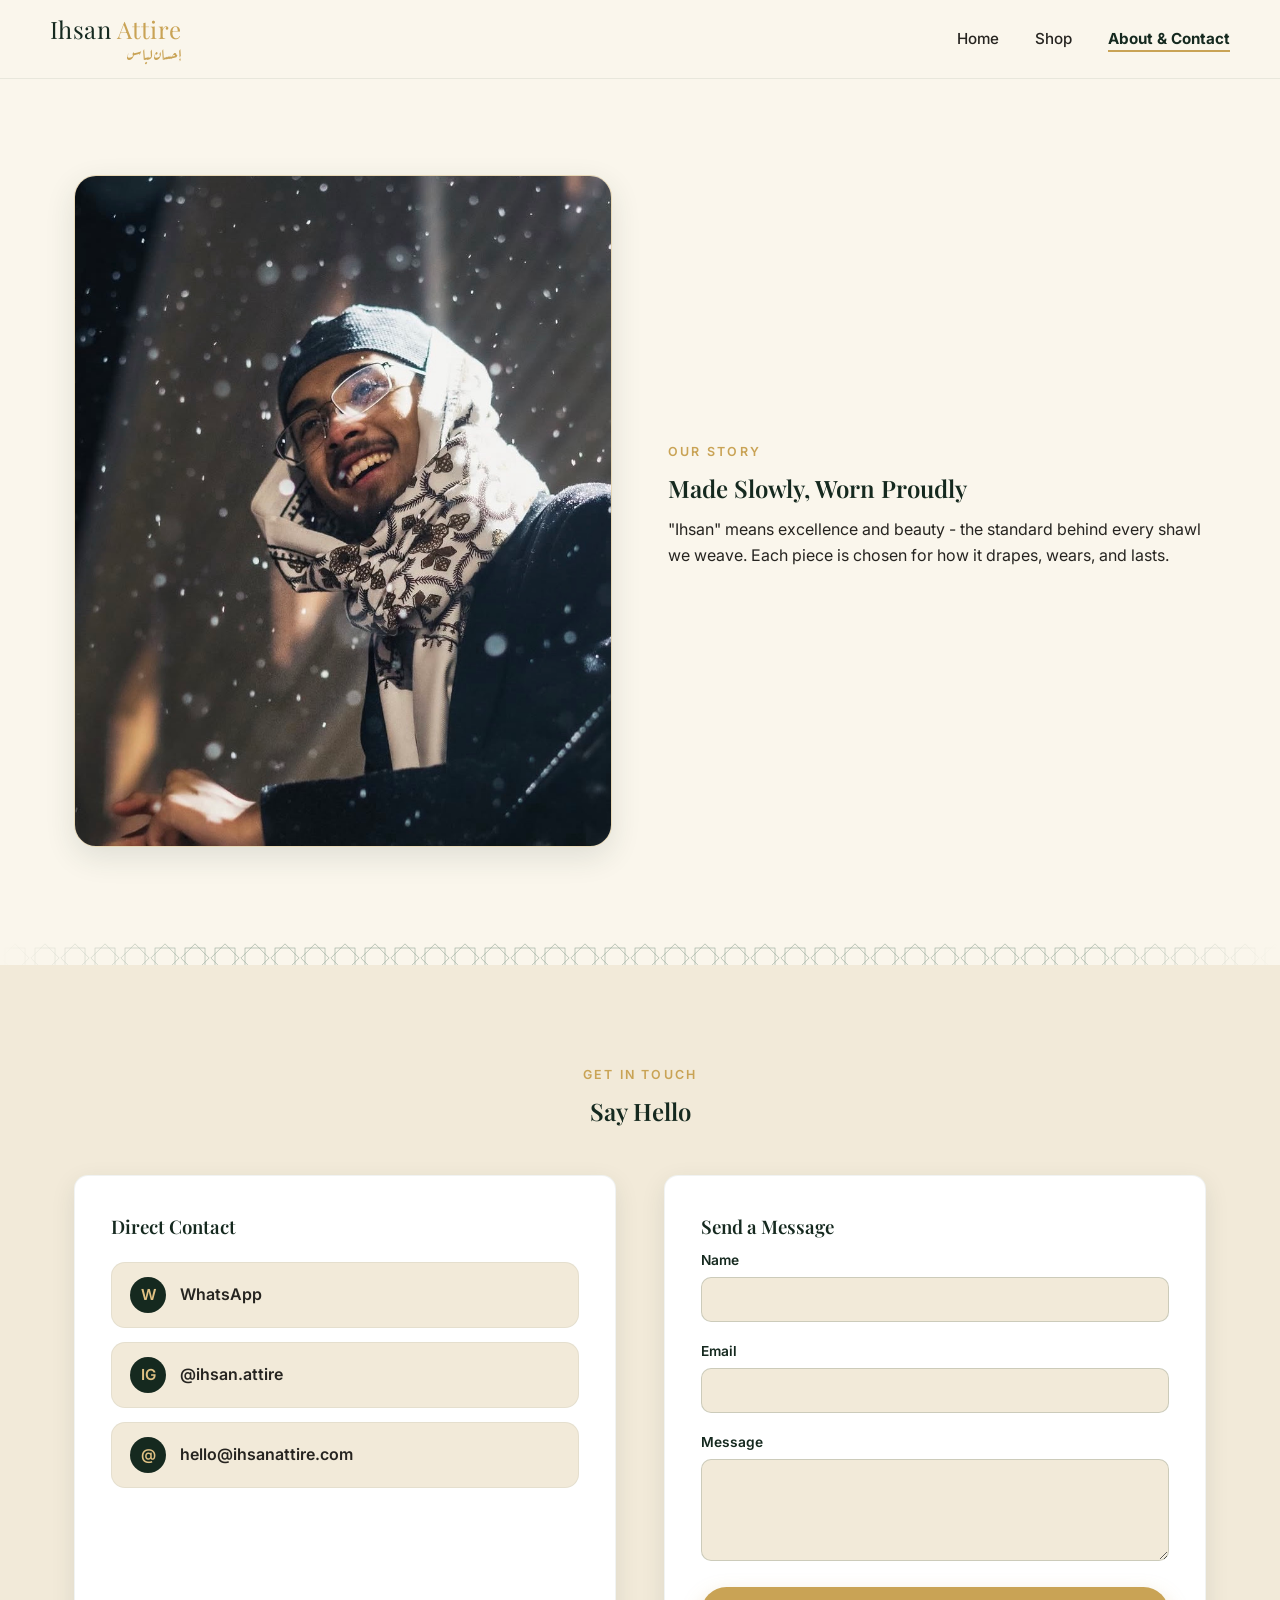
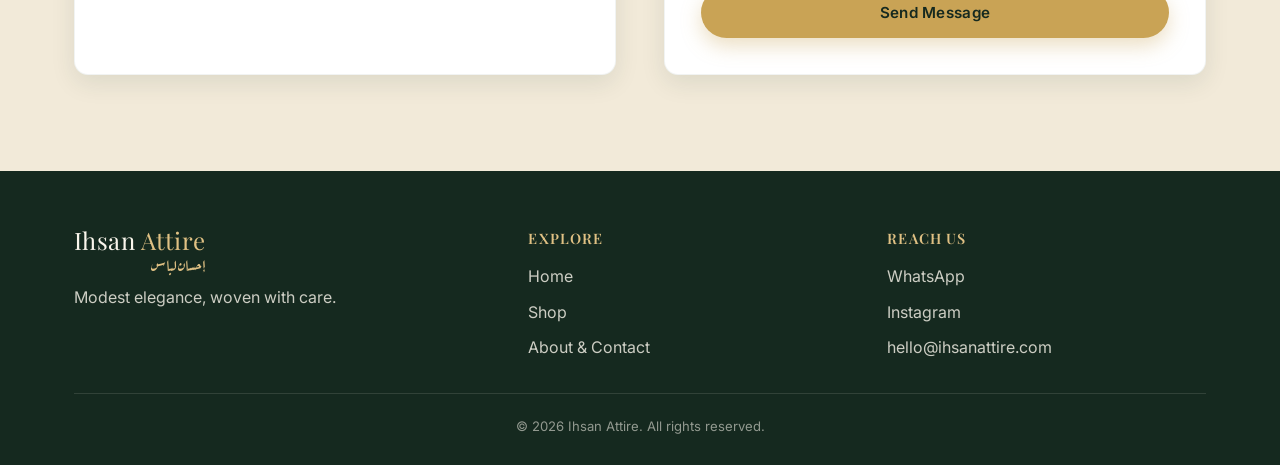
<file: about.html>
<!DOCTYPE html>
<html lang="en">
<head>
  <meta charset="UTF-8" />
  <meta name="viewport" content="width=device-width, initial-scale=1.0" />
  <title>About &amp; Contact - Ihsan Attire</title>
  <meta name="description" content="The story behind Ihsan Attire and how to reach us." />

  <link rel="preconnect" href="https://fonts.googleapis.com" />
  <link rel="preconnect" href="https://fonts.gstatic.com" crossorigin />
  <link href="https://fonts.googleapis.com/css2?family=Playfair+Display:wght@500;600;700&family=Aref+Ruqaa:wght@400;700&family=Inter:wght@400;500;600;700&display=swap" rel="stylesheet" />

  <link rel="stylesheet" href="css/style.css" />
</head>
<body>

  <header class="site-header">
    <nav class="nav container">
      <a href="index.html" class="brand">
        <span class="brand-en">Ihsan <span class="brand-accent">Attire</span></span>
        <span class="brand-ar" dir="rtl" lang="ar">إحسان لباس</span>
      </a>
      <ul class="nav-links">
        <li><a href="index.html">Home</a></li>
        <li><a href="shop.html">Shop</a></li>
        <li><a href="about.html" class="active">About &amp; Contact</a></li>
      </ul>
      <button class="nav-toggle" aria-label="Toggle menu" aria-expanded="false">
        <span></span><span></span><span></span>
      </button>
    </nav>
  </header>

  <main>
    <!-- Brand story -->
    <section class="section reveal">
      <div class="container two-col">
        <div class="story-image">
          <img src="images/about-portrait.jpg" alt="Ihsan Attire" />
        </div>
        <div>
          <p class="eyebrow">Our Story</p>
          <h1>Made Slowly, Worn Proudly</h1>
          <p>"Ihsan" means excellence and beauty - the standard behind every shawl we weave. Each piece is chosen for how it drapes, wears, and lasts.</p>
        </div>
      </div>
    </section>

    <div class="geo-divider geo-pattern-green"></div>

    <!-- Contact -->
    <section class="section section-alt reveal">
      <div class="container">
        <div class="section-header">
          <p class="eyebrow">Get In Touch</p>
          <h2>Say Hello</h2>
        </div>

        <div class="contact-grid">
          <div class="contact-card">
            <h3>Direct Contact</h3>
            <div class="contact-links">
              <a class="contact-link" href="https://wa.me/10000000000" target="_blank" rel="noopener">
                <span class="icon">W</span>
                <span>WhatsApp</span>
              </a>
              <a class="contact-link" href="https://instagram.com/ihsan.attire" target="_blank" rel="noopener">
                <span class="icon">IG</span>
                <span>@ihsan.attire</span>
              </a>
              <a class="contact-link" href="mailto:hello@ihsanattire.com">
                <span class="icon">@</span>
                <span>hello@ihsanattire.com</span>
              </a>
            </div>
          </div>

          <div class="contact-card">
            <h3>Send a Message</h3>
            <!--
              This form has no backend yet. Point the `action` attribute at
              your form handler (e.g. Formspree, Netlify Forms) when ready.
            -->
            <form data-contact-form>
              <div class="form-field">
                <label for="name">Name</label>
                <input type="text" id="name" name="name" required />
              </div>
              <div class="form-field">
                <label for="email">Email</label>
                <input type="email" id="email" name="email" required />
              </div>
              <div class="form-field">
                <label for="message">Message</label>
                <textarea id="message" name="message" rows="4" required></textarea>
              </div>
              <button type="submit" class="btn btn-primary btn-block">Send Message</button>
            </form>
          </div>
        </div>
      </div>
    </section>
  </main>

  <footer class="site-footer">
    <div class="container">
      <div class="footer-inner">
        <div>
          <a href="index.html" class="brand brand--on-dark footer-brand">
            <span class="brand-en">Ihsan <span class="brand-accent">Attire</span></span>
            <span class="brand-ar" dir="rtl" lang="ar">إحسان لباس</span>
          </a>
          <p>Modest elegance, woven with care.</p>
        </div>
        <div>
          <h4>Explore</h4>
          <ul>
            <li><a href="index.html">Home</a></li>
            <li><a href="shop.html">Shop</a></li>
            <li><a href="about.html">About &amp; Contact</a></li>
          </ul>
        </div>
        <div>
          <h4>Reach Us</h4>
          <ul>
            <li><a href="https://wa.me/10000000000" target="_blank" rel="noopener">WhatsApp</a></li>
            <li><a href="https://instagram.com/ihsan.attire" target="_blank" rel="noopener">Instagram</a></li>
            <li><a href="mailto:hello@ihsanattire.com">hello@ihsanattire.com</a></li>
          </ul>
        </div>
      </div>
      <div class="footer-bottom">
        &copy; <span data-current-year></span> Ihsan Attire. All rights reserved.
      </div>
    </div>
  </footer>

  <script src="js/main.js"></script>
  <script>
    // Placeholder submit handler until a real form backend is wired up.
    document.querySelector("[data-contact-form]").addEventListener("submit", function (event) {
      event.preventDefault();
      alert("Thanks! This form isn't connected yet - please use WhatsApp or email for now.");
      event.target.reset();
    });
  </script>
</body>
</html>
</file>
<file: css/style.css>
/* =========================================================
   Ihsan Attire - global styles
   Palette: cream + warm gold + deep green (Islamic-inspired)
   Headings: Playfair Display (serif) | Body: Inter (sans)
   Arabic wordmark: Aref Ruqaa
   ========================================================= */

:root {
  --color-green-deepest: #15291f;
  --color-green-deep: #1f3d2e;
  --color-green: #35604a;
  --color-gold: #c9a355;
  --color-gold-light: #e0c184;
  --color-cream: #faf6ec;
  --color-cream-soft: #f2ead9;
  --color-ink: #262420;
  --color-muted: #7c7466;

  --font-heading: "Playfair Display", Georgia, serif;
  --font-body: "Inter", "Lato", -apple-system, BlinkMacSystemFont, sans-serif;
  --font-arabic: "Aref Ruqaa", serif;

  --shadow-soft: 0 10px 30px rgba(31, 61, 46, 0.12);
  --shadow-card: 0 8px 24px rgba(31, 61, 46, 0.1);
  --radius-md: 14px;
  --radius-lg: 22px;
  /* Crisp, near-square corners for the shawl cards + purchase modal */
  --radius-sharp: 4px;

  --container-width: 1180px;

  /* Shared timing so every hover/press feels like one system */
  --ease-out: cubic-bezier(0.22, 1, 0.36, 1);
  --t-fast: 200ms;
  --t-modal: 380ms;
}

* {
  box-sizing: border-box;
}

html {
  scroll-behavior: smooth;
}

body {
  margin: 0;
  font-family: var(--font-body);
  color: var(--color-ink);
  background: var(--color-cream);
  line-height: 1.6;
  -webkit-font-smoothing: antialiased;
}

img {
  max-width: 100%;
  display: block;
}

a {
  color: inherit;
  text-decoration: none;
}

h1, h2, h3, h4 {
  font-family: var(--font-heading);
  font-weight: 600;
  color: var(--color-green-deepest);
  margin: 0 0 0.4em;
}

p {
  margin: 0 0 1em;
}

.container {
  width: 100%;
  max-width: var(--container-width);
  margin: 0 auto;
  padding: 0 24px;
}

.eyebrow {
  display: inline-block;
  font-family: var(--font-body);
  font-size: 0.78rem;
  letter-spacing: 0.18em;
  text-transform: uppercase;
  color: var(--color-gold);
  font-weight: 600;
  margin-bottom: 0.6em;
}

/* -----------------------------------------------------------
   Islamic geometric accent - two overlapping squares (one
   rotated 45deg) tile into an eight-point star lattice. Used
   only as a faint texture or a thin framing strip, never as a
   busy full-page tiling.
   ----------------------------------------------------------- */
.geo-pattern-gold {
  background-image: url("data:image/svg+xml,%3Csvg xmlns='http://www.w3.org/2000/svg' width='60' height='60'%3E%3Cg fill='none' stroke='%23e0c184' stroke-width='1'%3E%3Crect x='10' y='10' width='40' height='40'/%3E%3Crect x='10' y='10' width='40' height='40' transform='rotate(45 30 30)'/%3E%3C/g%3E%3C/svg%3E");
}

.geo-pattern-green {
  background-image: url("data:image/svg+xml,%3Csvg xmlns='http://www.w3.org/2000/svg' width='60' height='60'%3E%3Cg fill='none' stroke='%2335604a' stroke-width='1'%3E%3Crect x='10' y='10' width='40' height='40'/%3E%3Crect x='10' y='10' width='40' height='40' transform='rotate(45 30 30)'/%3E%3C/g%3E%3C/svg%3E");
}

/* Thin decorative divider strip between sections. */
.geo-divider {
  width: 100%;
  height: 22px;
  background-repeat: repeat;
  background-size: 30px 30px;
  opacity: 0.6;
  -webkit-mask-image: linear-gradient(to right, transparent, black 15%, black 85%, transparent);
  mask-image: linear-gradient(to right, transparent, black 15%, black 85%, transparent);
}

/* -----------------------------------------------------------
   Scroll reveal (Intersection Observer driven, see js/main.js)
   Transform + opacity only so it stays smooth on mobile.
   ----------------------------------------------------------- */
.reveal {
  opacity: 0;
  transform: translateY(28px);
  transition: opacity 600ms var(--ease-out), transform 600ms var(--ease-out);
  will-change: opacity, transform;
}

.reveal.is-visible {
  opacity: 1;
  transform: translateY(0);
}

@media (prefers-reduced-motion: reduce) {
  .reveal {
    transition: none;
    opacity: 1;
    transform: none;
  }
}

/* -----------------------------------------------------------
   Buttons + links - subtle, consistent hover motion
   ----------------------------------------------------------- */
.btn {
  display: inline-flex;
  align-items: center;
  justify-content: center;
  gap: 8px;
  padding: 15px 34px;
  border-radius: 999px;
  font-family: var(--font-body);
  font-weight: 600;
  font-size: 0.95rem;
  letter-spacing: 0.02em;
  border: 1px solid transparent;
  cursor: pointer;
  transition: transform var(--t-fast) var(--ease-out), box-shadow var(--t-fast) var(--ease-out), background var(--t-fast) var(--ease-out), color var(--t-fast) var(--ease-out);
}

.btn:hover {
  transform: translateY(-2px) scale(1.02);
}

.btn:active {
  transform: translateY(0) scale(0.96);
  transition-duration: 120ms;
}

/* Rectangular variant for the shawl purchase flow (modal Buy Now button) */
.btn-buy {
  border-radius: var(--radius-sharp);
}

.btn-primary {
  background: var(--color-gold);
  color: var(--color-green-deepest);
  box-shadow: 0 8px 20px rgba(201, 163, 85, 0.35);
}

.btn-primary:hover {
  background: var(--color-gold-light);
}

.btn-outline {
  background: transparent;
  color: var(--color-cream);
  border-color: rgba(250, 246, 236, 0.55);
}

.btn-outline:hover {
  background: rgba(250, 246, 236, 0.12);
}

.btn-block {
  width: 100%;
}

.link-more {
  display: inline-block;
  font-weight: 600;
  font-size: 0.92rem;
  color: var(--color-green);
  border-bottom: 1px solid transparent;
  transition: border-color var(--t-fast) var(--ease-out), color var(--t-fast) var(--ease-out), transform var(--t-fast) var(--ease-out);
}

.link-more:hover {
  border-color: currentColor;
  transform: translateX(2px);
}

/* -----------------------------------------------------------
   Brand wordmark - English + Arabic pairing
   Used in the header, hero, and footer. The Arabic line is the
   only right-to-left content on the site.
   ----------------------------------------------------------- */
.brand {
  display: inline-flex;
  flex-direction: column;
  gap: 2px;
  line-height: 1.1;
  transition: opacity var(--t-fast) var(--ease-out), transform var(--t-fast) var(--ease-out);
}

.brand:active {
  transform: scale(0.97);
}

.brand:hover {
  opacity: 0.8;
}

.brand-en {
  font-family: var(--font-heading);
  font-size: 1.5rem;
  color: var(--color-green-deepest);
  letter-spacing: 0.02em;
}

.brand-en .brand-accent {
  color: var(--color-gold);
}

.brand-ar {
  font-family: var(--font-arabic);
  font-size: 1rem;
  color: var(--color-gold);
}

/* Dark-background variant, for use over the hero photo / footer */
.brand--on-dark .brand-en {
  color: var(--color-cream);
}

.brand--on-dark .brand-en .brand-accent {
  color: var(--color-gold-light);
}

.brand--on-dark .brand-ar {
  color: var(--color-gold-light);
}

/* Larger hero variant */
.brand--hero .brand-en {
  font-size: clamp(2.6rem, 5vw, 4rem);
  line-height: 1.1;
}

.brand--hero .brand-ar {
  font-size: clamp(1.3rem, 2.4vw, 1.8rem);
}

/* -----------------------------------------------------------
   Header / Nav
   ----------------------------------------------------------- */
.site-header {
  position: sticky;
  top: 0;
  z-index: 100;
  background: rgba(250, 246, 236, 0.92);
  backdrop-filter: blur(8px);
  border-bottom: 1px solid rgba(31, 61, 46, 0.08);
}

.nav {
  display: flex;
  align-items: center;
  justify-content: space-between;
  padding: 16px 0;
}

.nav-links {
  display: flex;
  gap: 36px;
  list-style: none;
  margin: 0;
  padding: 0;
}

.nav-links a {
  font-size: 0.95rem;
  font-weight: 500;
  color: var(--color-ink);
  position: relative;
  padding-bottom: 4px;
  transition: color var(--t-fast) var(--ease-out);
}

.nav-links a::after {
  content: "";
  position: absolute;
  left: 0;
  right: 100%;
  bottom: 0;
  height: 2px;
  background: var(--color-gold);
  transition: right var(--t-fast) var(--ease-out);
}

.nav-links a:hover::after,
.nav-links a.active::after {
  right: 0;
}

.nav-links a.active {
  color: var(--color-green-deepest);
  font-weight: 700;
}

.nav-toggle {
  display: none;
  flex-direction: column;
  gap: 5px;
  background: none;
  border: none;
  cursor: pointer;
  padding: 6px;
}

.nav-toggle span {
  width: 24px;
  height: 2px;
  background: var(--color-green-deepest);
}

/* -----------------------------------------------------------
   Hero - one image, one headline, one CTA
   ----------------------------------------------------------- */
.hero {
  position: relative;
  min-height: 86vh;
  display: flex;
  align-items: center;
  color: var(--color-cream);
  overflow: hidden;
}

.hero-media {
  position: absolute;
  inset: 0;
}

.hero-media img {
  width: 100%;
  height: 100%;
  object-fit: cover;
}

.hero-media::after {
  content: "";
  position: absolute;
  inset: 0;
  background: linear-gradient(180deg, rgba(21, 41, 31, 0.55) 0%, rgba(31, 61, 46, 0.72) 100%);
}

.hero-media::before {
  content: "";
  position: absolute;
  inset: 0;
  z-index: 1;
  background-image: url("data:image/svg+xml,%3Csvg xmlns='http://www.w3.org/2000/svg' width='70' height='70'%3E%3Cg fill='none' stroke='%23e0c184' stroke-width='1'%3E%3Crect x='12' y='12' width='46' height='46'/%3E%3Crect x='12' y='12' width='46' height='46' transform='rotate(45 35 35)'/%3E%3C/g%3E%3C/svg%3E");
  background-repeat: repeat;
  opacity: 0.08;
}

.hero-content {
  position: relative;
  z-index: 2;
  max-width: 620px;
  margin: 0 auto;
  text-align: center;
}

.hero-content .brand {
  align-items: center;
  margin-bottom: 0.6em;
}

.hero .tagline {
  font-size: 1.1rem;
  color: rgba(250, 246, 236, 0.88);
  margin-bottom: 2em;
}

/* -----------------------------------------------------------
   Section shell
   ----------------------------------------------------------- */
.section {
  padding: 96px 0;
}

.section-alt {
  background: var(--color-cream-soft);
}

.section-header {
  text-align: center;
  margin: 0 auto 44px;
}

/* -----------------------------------------------------------
   Product grid + cards - image, name, price only
   ----------------------------------------------------------- */
.product-grid {
  display: grid;
  grid-template-columns: repeat(auto-fill, minmax(250px, 1fr));
  gap: 32px;
}

.product-card {
  background: #fff;
  border-radius: var(--radius-sharp);
  overflow: hidden;
  box-shadow: var(--shadow-card);
  cursor: pointer;
  border: 1px solid rgba(31, 61, 46, 0.06);
  transition: transform 300ms var(--ease-out), box-shadow 300ms var(--ease-out);
  text-align: left;
  padding: 0;
  font: inherit;
  color: inherit;
  display: flex;
  flex-direction: column;
}

.product-card:hover {
  transform: translateY(-6px);
  box-shadow: 0 18px 36px rgba(31, 61, 46, 0.18);
}

.product-card:active {
  transform: translateY(-2px) scale(0.98);
  transition-duration: 120ms;
}

.product-card:focus-visible {
  outline: 3px solid var(--color-gold);
  outline-offset: 2px;
}

.product-card-media {
  position: relative;
  aspect-ratio: 4 / 5;
  overflow: hidden;
  background: var(--color-cream-soft);
}

.product-card-media img {
  width: 100%;
  height: 100%;
  object-fit: cover;
  transition: transform 400ms var(--ease-out);
}

.product-card:hover .product-card-media img {
  transform: scale(1.05);
}

.product-card-body {
  padding: 16px 18px 20px;
  flex: 1;
  display: flex;
  align-items: baseline;
  justify-content: space-between;
  gap: 12px;
}

.product-card-body h3 {
  font-size: 1.08rem;
  margin: 0;
}

.product-price {
  color: var(--color-green);
  font-weight: 700;
  font-size: 1rem;
  margin: 0;
  white-space: nowrap;
}

/* -----------------------------------------------------------
   Product modal - grows from the clicked card (see js/modal.js)
   ----------------------------------------------------------- */
.modal-overlay {
  position: fixed;
  inset: 0;
  background: rgba(21, 41, 31, 0.6);
  display: flex;
  align-items: center;
  justify-content: center;
  padding: 20px;
  z-index: 200;
  opacity: 0;
  visibility: hidden;
  pointer-events: none;
  transition: opacity var(--t-modal) var(--ease-out), visibility var(--t-modal);
}

.modal-overlay.is-open {
  opacity: 1;
  visibility: visible;
  pointer-events: auto;
}

.modal {
  background: var(--color-cream);
  border-radius: var(--radius-sharp);
  max-width: 860px;
  width: 100%;
  max-height: 90vh;
  overflow-y: auto;
  display: grid;
  grid-template-columns: 1fr 1fr;
  position: relative;
  box-shadow: 0 30px 60px rgba(0, 0, 0, 0.35);
  transform-origin: center;
  transition: transform var(--t-modal) var(--ease-out), opacity var(--t-modal) var(--ease-out);
  will-change: transform, opacity;
}

.modal-close {
  position: absolute;
  top: 14px;
  right: 14px;
  width: 38px;
  height: 38px;
  border-radius: var(--radius-sharp);
  border: none;
  background: rgba(255, 255, 255, 0.85);
  color: var(--color-green-deepest);
  font-size: 1.2rem;
  cursor: pointer;
  display: flex;
  align-items: center;
  justify-content: center;
  z-index: 2;
  transition: transform var(--t-fast) var(--ease-out), background var(--t-fast) var(--ease-out);
}

.modal-close:hover {
  background: #fff;
  transform: scale(1.08);
}

.modal-close:active {
  transform: scale(0.92);
  transition-duration: 120ms;
}

.modal-image {
  background: var(--color-cream-soft);
  min-height: 260px;
}

.modal-image img {
  width: 100%;
  height: 100%;
  object-fit: cover;
}

.modal-body {
  padding: 40px 36px;
  display: flex;
  flex-direction: column;
}

.modal-body h2 {
  font-size: 1.8rem;
  margin-bottom: 0.2em;
}

.modal-price {
  color: var(--color-green);
  font-weight: 700;
  font-size: 1.2rem;
  margin-bottom: 18px;
}

.modal-description {
  color: var(--color-ink);
  margin-bottom: 28px;
}

.modal-actions {
  margin-top: auto;
}

/* -----------------------------------------------------------
   About / story
   ----------------------------------------------------------- */
.two-col {
  display: grid;
  grid-template-columns: 1fr 1fr;
  gap: 56px;
  align-items: center;
}

.story-image {
  position: relative;
  border-radius: var(--radius-lg);
  overflow: hidden;
  box-shadow: var(--shadow-soft);
  border: 1px solid rgba(201, 163, 85, 0.35);
}

.story-image img {
  aspect-ratio: 4 / 5;
  object-fit: cover;
  width: 100%;
}

/* -----------------------------------------------------------
   Contact page
   ----------------------------------------------------------- */
.contact-grid {
  display: grid;
  grid-template-columns: 1fr 1fr;
  gap: 48px;
}

.contact-card {
  background: #fff;
  border-radius: var(--radius-md);
  padding: 36px;
  box-shadow: var(--shadow-card);
  border: 1px solid rgba(31, 61, 46, 0.06);
}

.contact-links {
  display: grid;
  gap: 14px;
  margin-top: 20px;
}

.contact-link {
  display: flex;
  align-items: center;
  gap: 14px;
  padding: 14px 18px;
  border-radius: var(--radius-md);
  background: var(--color-cream-soft);
  border: 1px solid rgba(31, 61, 46, 0.06);
  font-weight: 600;
  transition: background var(--t-fast) var(--ease-out), transform var(--t-fast) var(--ease-out);
}

.contact-link:hover {
  background: #fff;
  transform: translateX(4px);
}

.contact-link:active {
  transform: translateX(4px) scale(0.98);
  transition-duration: 120ms;
}

.contact-link .icon {
  width: 36px;
  height: 36px;
  border-radius: 50%;
  background: var(--color-green-deepest);
  color: var(--color-gold-light);
  display: flex;
  align-items: center;
  justify-content: center;
  flex-shrink: 0;
  font-size: 0.95rem;
}

.form-field {
  margin-bottom: 18px;
}

.form-field label {
  display: block;
  font-weight: 600;
  font-size: 0.86rem;
  margin-bottom: 6px;
  color: var(--color-green-deepest);
}

.form-field input,
.form-field textarea {
  width: 100%;
  padding: 12px 14px;
  border-radius: 10px;
  border: 1px solid rgba(31, 61, 46, 0.18);
  font-family: var(--font-body);
  font-size: 0.95rem;
  background: var(--color-cream-soft);
  color: var(--color-ink);
  transition: border-color var(--t-fast) var(--ease-out), background var(--t-fast) var(--ease-out);
}

.form-field input:focus,
.form-field textarea:focus {
  outline: none;
  border-color: var(--color-gold);
  background: #fff;
}

/* -----------------------------------------------------------
   Footer
   ----------------------------------------------------------- */
.site-footer {
  background: var(--color-green-deepest);
  color: rgba(250, 246, 236, 0.8);
  padding: 56px 0 28px;
}

.footer-inner {
  display: grid;
  grid-template-columns: 1.3fr 1fr 1fr;
  gap: 40px;
  padding-bottom: 32px;
}

.footer-brand {
  margin-bottom: 12px;
}

.footer-inner h4 {
  color: var(--color-gold-light);
  font-size: 0.9rem;
  text-transform: uppercase;
  letter-spacing: 0.08em;
  margin-bottom: 14px;
}

.footer-inner ul {
  list-style: none;
  padding: 0;
  margin: 0;
  display: grid;
  gap: 10px;
}

.footer-inner a {
  transition: color var(--t-fast) var(--ease-out);
}

.footer-inner a:hover {
  color: var(--color-gold-light);
}

.footer-bottom {
  border-top: 1px solid rgba(250, 246, 236, 0.12);
  padding-top: 22px;
  font-size: 0.82rem;
  text-align: center;
  color: rgba(250, 246, 236, 0.55);
}

/* -----------------------------------------------------------
   Utility
   ----------------------------------------------------------- */
.text-center {
  text-align: center;
}

.mt-lg {
  margin-top: 48px;
}

/* =========================================================
   Responsive
   ========================================================= */
@media (max-width: 900px) {
  .two-col,
  .contact-grid {
    grid-template-columns: 1fr;
  }

  .story-image {
    max-width: 420px;
  }

  .footer-inner {
    grid-template-columns: 1fr 1fr;
  }
}

@media (max-width: 720px) {
  .hero {
    min-height: 80vh;
  }

  .nav-links {
    position: absolute;
    top: 100%;
    left: 0;
    right: 0;
    background: var(--color-cream);
    flex-direction: column;
    gap: 0;
    border-bottom: 1px solid rgba(31, 61, 46, 0.08);
    max-height: 0;
    overflow: hidden;
    transition: max-height 300ms var(--ease-out);
  }

  .nav-links.is-open {
    max-height: 320px;
  }

  .nav-links li {
    border-top: 1px solid rgba(31, 61, 46, 0.06);
  }

  .nav-links a {
    display: block;
    padding: 16px 24px;
  }

  .nav-links a::after {
    display: none;
  }

  .nav-toggle {
    display: flex;
  }

  .modal {
    grid-template-columns: 1fr;
  }

  .modal-image {
    min-height: 220px;
  }

  .footer-inner {
    grid-template-columns: 1fr;
  }
}

@media (max-width: 480px) {
  .btn {
    width: 100%;
  }

  .contact-card {
    padding: 24px;
  }

  .section {
    padding: 64px 0;
  }
}
</file>
